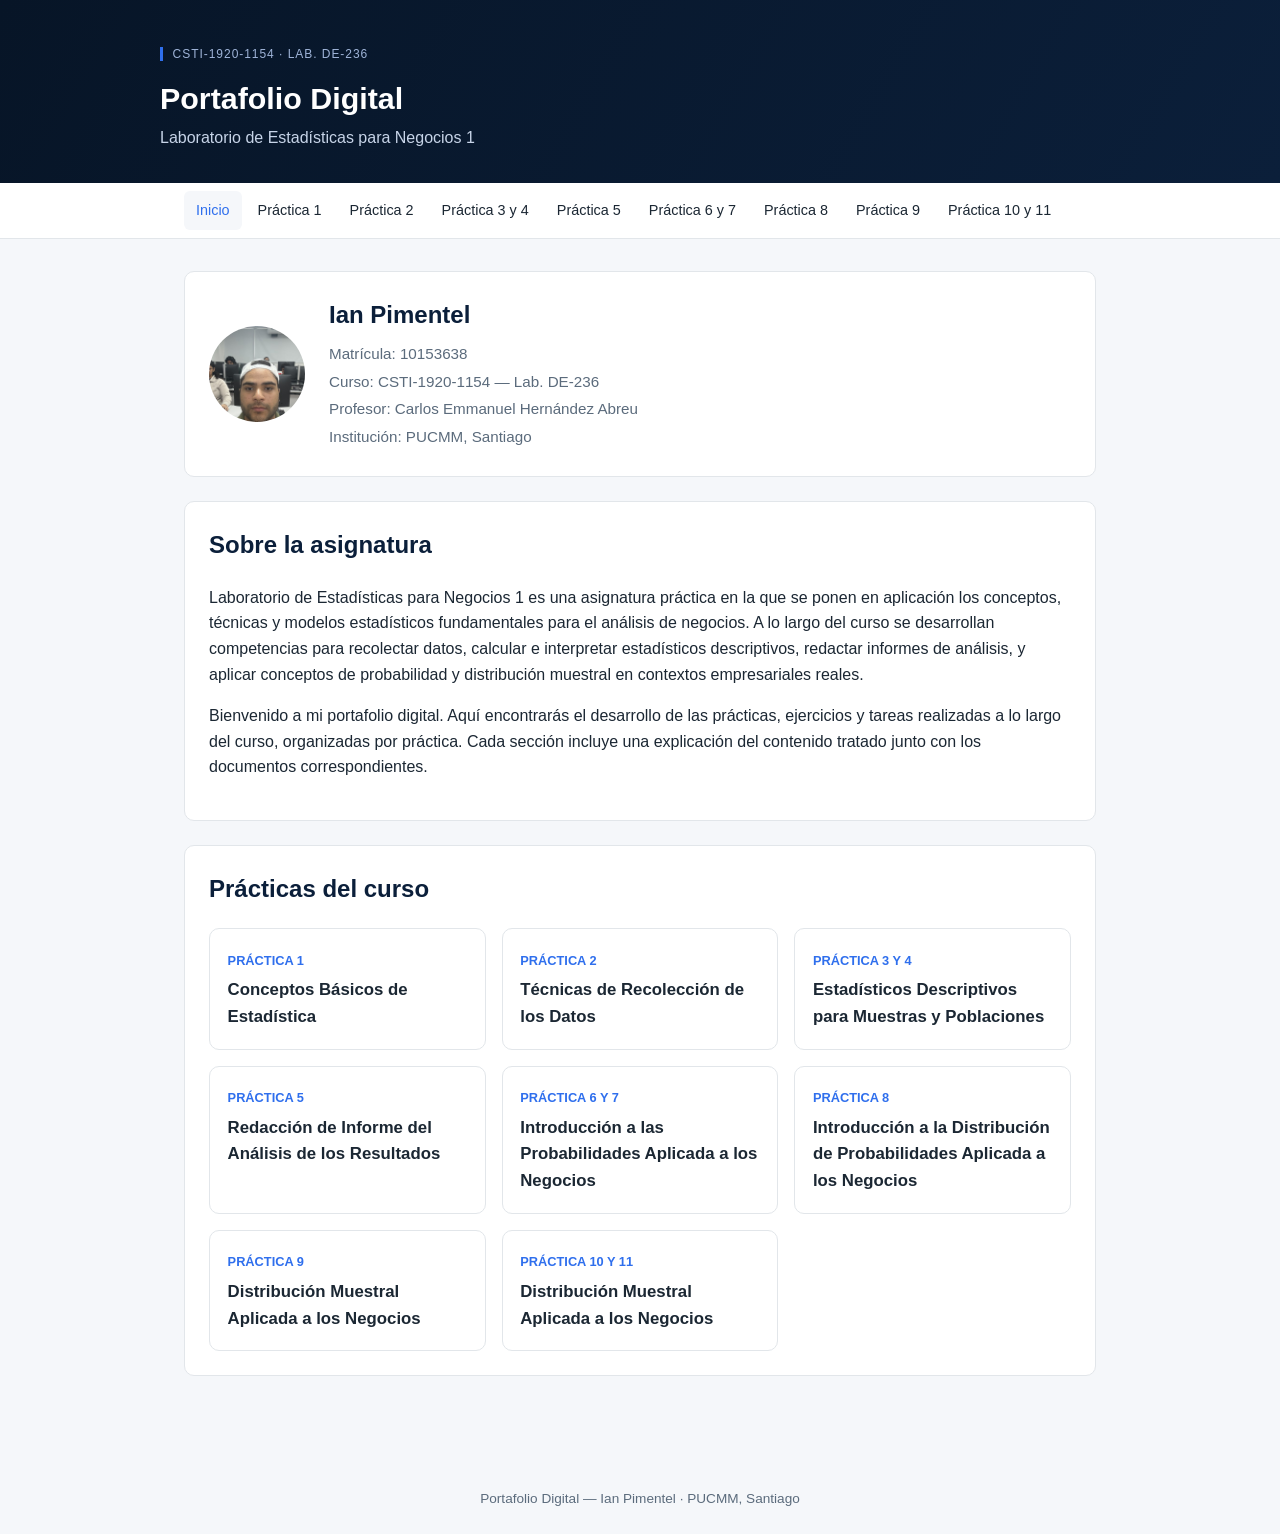
<file: index.html>
<!DOCTYPE html>
<html lang="es">
<head>
<meta charset="UTF-8">
<meta name="viewport" content="width=device-width, initial-scale=1.0">
<title>Portafolio Digital — Laboratorio de Estadísticas para Negocios 1</title>
<link rel="stylesheet" href="style.css">
</head>
<body>

<header class="hero">
  <div class="hero-inner">
    <span class="tag">CSTI-1920-1154 · Lab. DE-236</span>
    <h1>Portafolio Digital</h1>
    <p class="subtitle">Laboratorio de Estadísticas para Negocios 1</p>
  </div>
</header>

<nav class="main-nav">
  <div class="nav-inner">
    <a href="index.html" class="active">Inicio</a>
    <a href="tema1.html">Práctica 1</a>
    <a href="tema2.html">Práctica 2</a>
    <a href="tema3.html">Práctica 3 y 4</a>
    <a href="tema4.html">Práctica 5</a>
    <a href="tema5.html">Práctica 6 y 7</a>
    <a href="tema6.html">Práctica 8</a>
    <a href="tema7.html">Práctica 9</a>
    <a href="tema8.html">Práctica 10 y 11</a>
  </div>
</nav>

<main>
  <section class="card author-box">
    <img class="avatar" src="avatar.jpg" alt="Foto de Ian Pimentel">
    <div>
      <h2 style="margin-bottom:0.2rem;">Ian Pimentel</h2>
      <ul class="meta-list">
        <li>Matrícula: 10153638</li>
        <li>Curso: CSTI-1920-1154 — Lab. DE-236</li>
        <li>Profesor: Carlos Emmanuel Hernández Abreu</li>
        <li>Institución: PUCMM, Santiago</li>
      </ul>
    </div>
  </section>

  <section class="card">
    <h2>Sobre la asignatura</h2>
    <p>
      Laboratorio de Estadísticas para Negocios 1 es una asignatura práctica en la que se ponen en aplicación
      los conceptos, técnicas y modelos estadísticos fundamentales para el análisis de negocios. A lo largo del
      curso se desarrollan competencias para recolectar datos, calcular e interpretar estadísticos descriptivos,
      redactar informes de análisis, y aplicar conceptos de probabilidad y distribución muestral en contextos
      empresariales reales.
    </p>
    <p>
      Bienvenido a mi portafolio digital. Aquí encontrarás el desarrollo de las prácticas, ejercicios y tareas
      realizadas a lo largo del curso, organizadas por práctica. Cada sección incluye una explicación del contenido
      tratado junto con los documentos correspondientes.
    </p>
  </section>

  <section class="card">
    <h2>Prácticas del curso</h2>
    <div class="topics-grid">
      <a class="topic-tile" href="tema1.html"><span class="num">PRÁCTICA 1</span><h3>Conceptos Básicos de Estadística</h3></a>
      <a class="topic-tile" href="tema2.html"><span class="num">PRÁCTICA 2</span><h3>Técnicas de Recolección de los Datos</h3></a>
      <a class="topic-tile" href="tema3.html"><span class="num">PRÁCTICA 3 Y 4</span><h3>Estadísticos Descriptivos para Muestras y Poblaciones</h3></a>
      <a class="topic-tile" href="tema4.html"><span class="num">PRÁCTICA 5</span><h3>Redacción de Informe del Análisis de los Resultados</h3></a>
      <a class="topic-tile" href="tema5.html"><span class="num">PRÁCTICA 6 Y 7</span><h3>Introducción a las Probabilidades Aplicada a los Negocios</h3></a>
      <a class="topic-tile" href="tema6.html"><span class="num">PRÁCTICA 8</span><h3>Introducción a la Distribución de Probabilidades Aplicada a los Negocios</h3></a>
      <a class="topic-tile" href="tema7.html"><span class="num">PRÁCTICA 9</span><h3>Distribución Muestral Aplicada a los Negocios</h3></a>
      <a class="topic-tile" href="tema8.html"><span class="num">PRÁCTICA 10 Y 11</span><h3>Distribución Muestral Aplicada a los Negocios</h3></a>
    </div>
  </section>
</main>

<footer>Portafolio Digital — Ian Pimentel · PUCMM, Santiago</footer>

</body>
</html>
</file>
<file: style.css>
:root {
  --navy: #0b1f3a;
  --navy-dark: #071527;
  --accent: #2f6fed;
  --gray-bg: #f5f7fa;
  --text: #1b2733;
  --muted: #5b6b7c;
}

* { box-sizing: border-box; }

body {
  margin: 0;
  font-family: "Segoe UI", Roboto, Arial, sans-serif;
  color: var(--text);
  background: var(--gray-bg);
  line-height: 1.6;
}

header.hero {
  background: linear-gradient(120deg, var(--navy-dark), var(--navy));
  color: #fff;
  padding: 2.5rem 1.5rem 2rem;
}

.hero-inner {
  max-width: 960px;
  margin: 0 auto;
}

.hero-inner .tag {
  text-transform: uppercase;
  letter-spacing: 0.08em;
  font-size: 0.75rem;
  color: #9fb4d8;
  border-left: 3px solid var(--accent);
  padding-left: 0.6rem;
}

.hero-inner h1 {
  font-size: 1.9rem;
  margin: 0.5rem 0 0.2rem;
}

.hero-inner p.subtitle {
  color: #c7d4e8;
  margin: 0;
}

nav.main-nav {
  background: #fff;
  border-bottom: 1px solid #e2e6ea;
  position: sticky;
  top: 0;
  z-index: 10;
}

nav.main-nav .nav-inner {
  max-width: 960px;
  margin: 0 auto;
  display: flex;
  flex-wrap: wrap;
  gap: 0.25rem;
  padding: 0.5rem 1.5rem;
}

nav.main-nav a {
  color: var(--text);
  text-decoration: none;
  padding: 0.5rem 0.75rem;
  border-radius: 6px;
  font-size: 0.9rem;
}

nav.main-nav a:hover,
nav.main-nav a.active {
  background: var(--gray-bg);
  color: var(--accent);
}

main {
  max-width: 960px;
  margin: 0 auto;
  padding: 2rem 1.5rem 4rem;
}

.card {
  background: #fff;
  border: 1px solid #e2e6ea;
  border-radius: 10px;
  padding: 1.5rem;
  margin-bottom: 1.5rem;
}

.card h2 {
  margin-top: 0;
  color: var(--navy);
}

.author-box {
  display: flex;
  gap: 1.5rem;
  align-items: center;
  flex-wrap: wrap;
}

.author-box img.avatar {
  width: 96px;
  height: 96px;
  border-radius: 50%;
  object-fit: cover;
  background: #dde4ec;
}

.meta-list {
  list-style: none;
  padding: 0;
  margin: 0.5rem 0 0;
  color: var(--muted);
  font-size: 0.95rem;
}

.meta-list li { margin-bottom: 0.2rem; }

.topics-grid {
  display: grid;
  grid-template-columns: repeat(auto-fit, minmax(220px, 1fr));
  gap: 1rem;
}

.topic-tile {
  background: #fff;
  border: 1px solid #e2e6ea;
  border-radius: 10px;
  padding: 1.1rem;
  text-decoration: none;
  color: var(--text);
  display: block;
  transition: box-shadow 0.15s, transform 0.15s;
}

.topic-tile:hover {
  box-shadow: 0 4px 14px rgba(11, 31, 58, 0.1);
  transform: translateY(-2px);
}

.topic-tile .num {
  color: var(--accent);
  font-weight: 700;
  font-size: 0.8rem;
}

.topic-tile h3 {
  margin: 0.3rem 0 0;
  font-size: 1.05rem;
}

.drive-btn {
  display: inline-flex;
  align-items: center;
  gap: 0.4rem;
  background: var(--accent);
  color: #fff;
  text-decoration: none;
  padding: 0.55rem 1rem;
  border-radius: 8px;
  font-size: 0.9rem;
  margin: 0.3rem 0.4rem 0.3rem 0;
}

.drive-btn:hover { background: #2559c2; }

.placeholder-img {
  width: 100%;
  height: 160px;
  border-radius: 8px;
  background: repeating-linear-gradient(45deg, #eef1f5, #eef1f5 10px, #e4e9ef 10px, #e4e9ef 20px);
  display: flex;
  align-items: center;
  justify-content: center;
  color: var(--muted);
  font-size: 0.85rem;
  margin-bottom: 1rem;
}

footer {
  text-align: center;
  color: var(--muted);
  font-size: 0.85rem;
  padding: 1.5rem;
}
</file>
